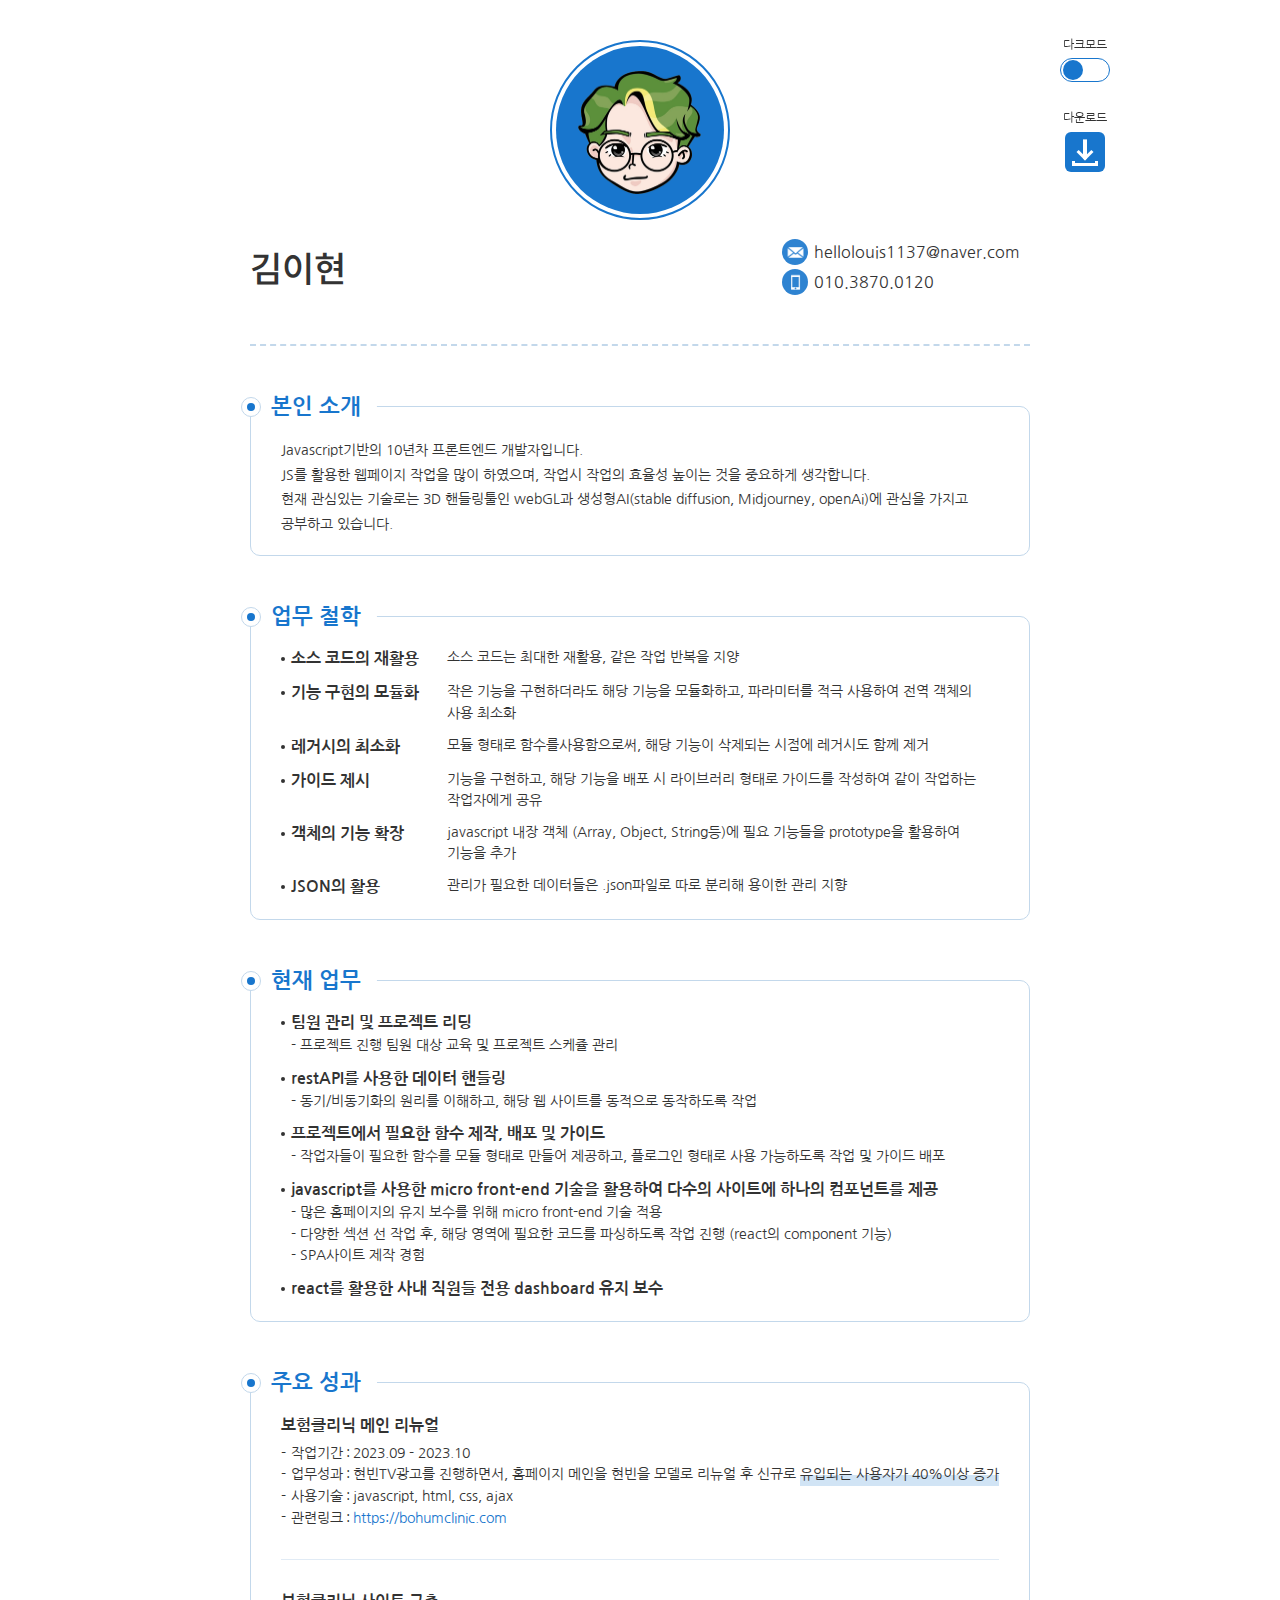
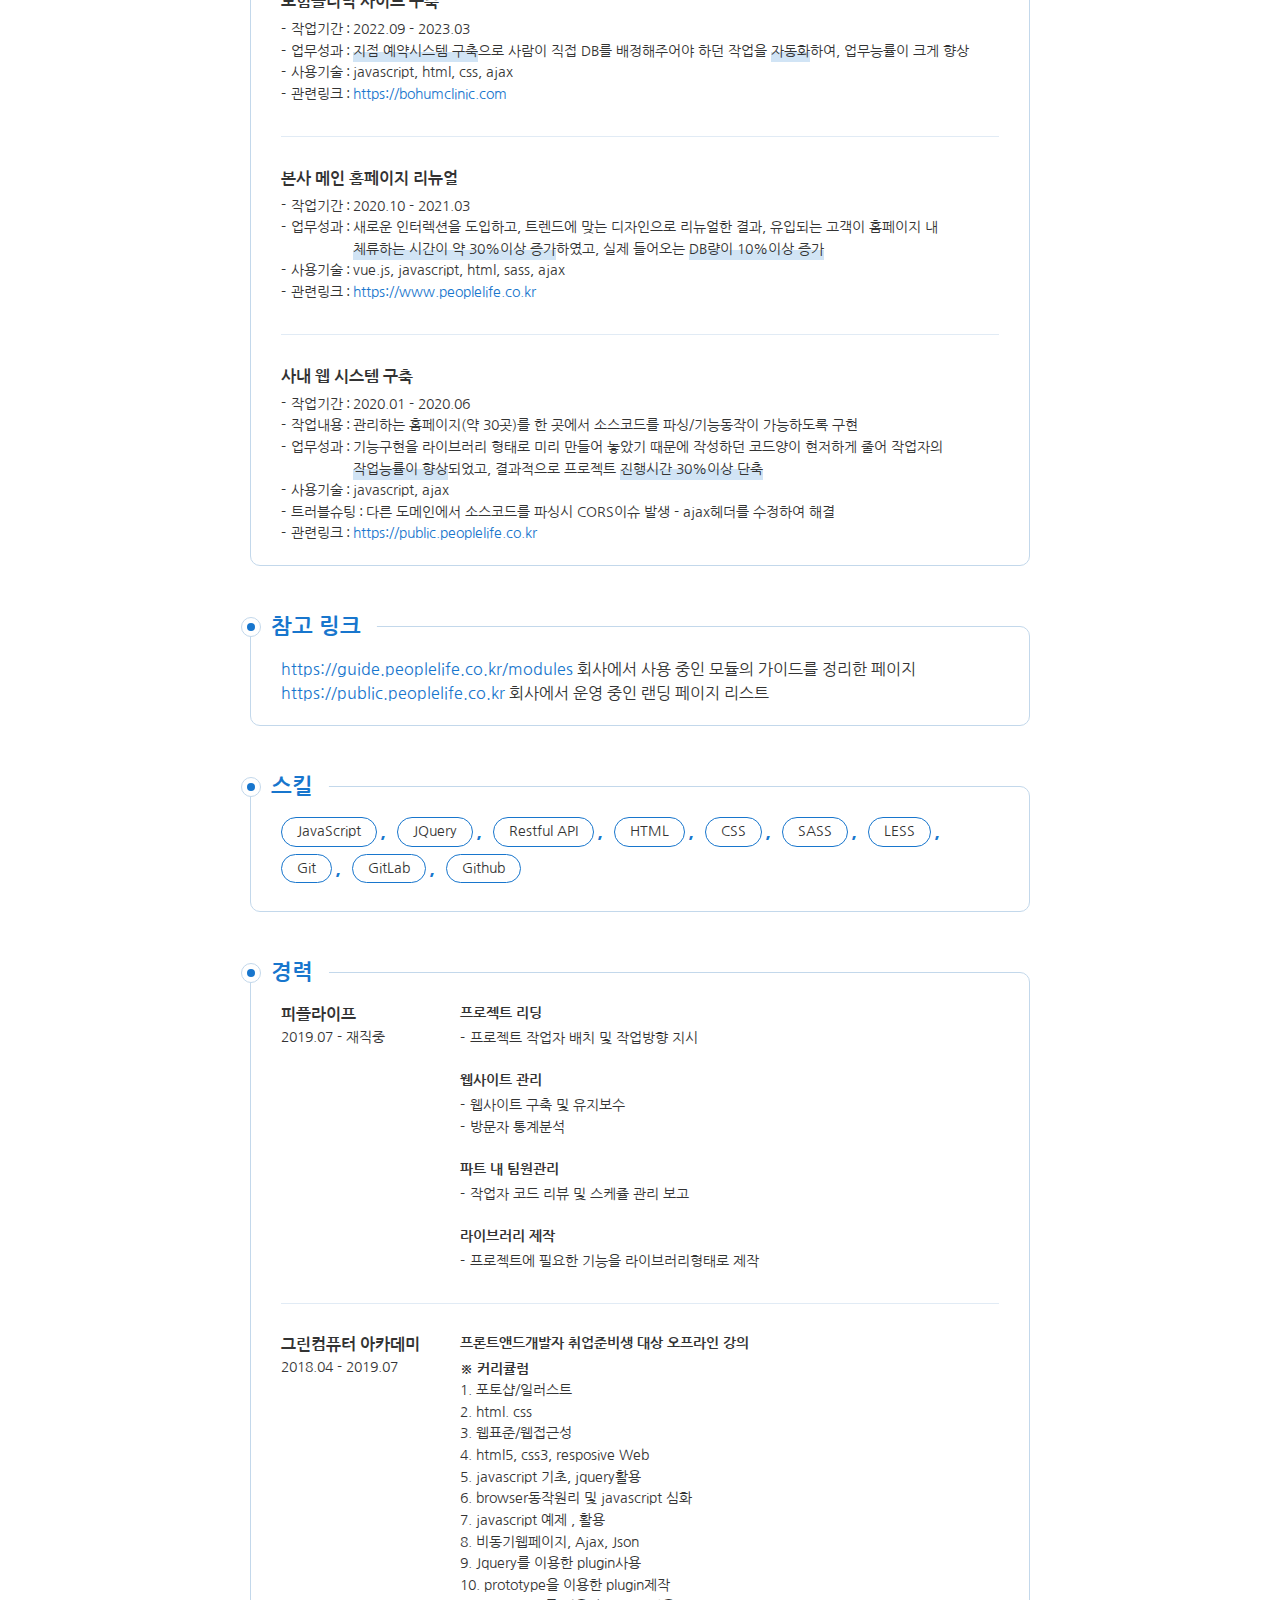
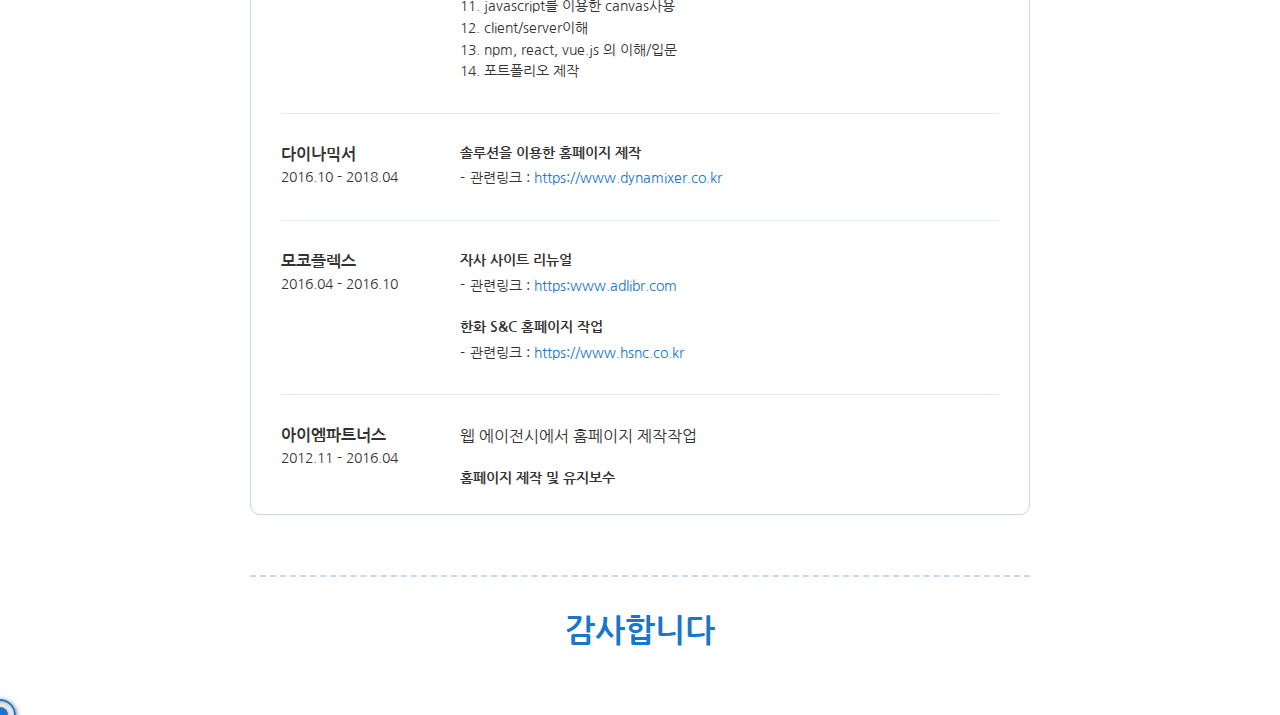
<file: index.html>
<!DOCTYPE html>
<html lang="ko">
<head>
	<meta charset="UTF-8">
	<meta name="viewport" content="width=device-width, initial-scale=1.0, user-scalable=no, viewport-fit=cover">
	<meta http-equiv="X-UA-Compatible" content="ie=edge">
	<meta name="mobile-web-app-capable" content="yes">
	<meta name="apple-mobile-web-app-capable" content="yes">
	<title>hellolouis's resume</title>
	<link rel="preconnect" href="https://fonts.googleapis.com">
	<link rel="preconnect" href="https://fonts.gstatic.com" crossorigin>
	<link href="https://fonts.googleapis.com/css2?family=Nanum+Gothic&display=swap" rel="stylesheet">
	<link href="https://fonts.googleapis.com/css2?family=Black+Han+Sans&family=Noto+Sans+KR:wght@100..900&display=swap" rel="stylesheet">
	<link rel="shortcut icon" href="./img/favicon.png" type="image/x-icon">
	<link rel="stylesheet" href="./css/style.css">
	<script src="./js/script.js"></script>
</head>
<body>
	<div id="wrap" data-device="pc">
		<div class="button_wrap">
			<button type="button" class="toggle"></button>
			<!-- <a href="./intro" class="link">
				<i class="box">
					<i class="line"></i>
					<i class="line"></i>
					<i class="line"></i>
					<i class="line"></i>
					<i class="line"></i>
					<i class="line"></i>
					<i class="line"></i>
				</i>
			</a> -->
			<a target="_blank" href="./data/resume.pdf" class="download" download>
				<i class="arrow"></i>
				<i class="box"></i>
			</a>
		</div>
		<header>
			<div class="profile"></div>
			<div class="inner">
				<h1 class="hidden">경력기술서</h1>
				<div class="contents">
					<h2>김이현</h2>
					<p>
						<em>hellolouis1137@naver.com</em>
						<em>010.3870.0120</em>
					</p>
				</div>
			</div>
		</header>
		<main>
			<div class="inner">
				<article id="intro">
					<h3>본인 소개</h3>
					<div class="contents">
						<em class="small">
							Javascript기반의 10년차 프론트엔드 개발자입니다.<br>
							JS를 활용한 웹페이지 작업을 많이 하였으며, 작업시 작업의 효율성 높이는 것을 중요하게 생각합니다.<br>
							현재 관심있는 기술로는 3D 핸들링툴인 webGL과 생성형AI(stable diffusion, Midjourney, openAi)에 관심을 가지고 공부하고 있습니다.
						</em>
					</div>
				</article>
				<article id="think">
					<h3>업무 철학</h3>
					<div class="contents">
						<ul>
							<li class="sub">
								<strong>소스 코드의 재활용</strong>
								<em class="small">소스 코드는 최대한 재활용, 같은 작업 반복을 지양</em>
							</li>
							<li class="sub">
								<strong>기능 구현의 모듈화</strong>
								<em class="small">작은 기능을 구현하더라도 해당 기능을 모듈화하고, 파라미터를 적극 사용하여 전역 객체의 사용 최소화</em>
							</li>
							<li class="sub">
								<strong>레거시의 최소화</strong>
								<em class="small">모듈 형태로 함수를사용함으로써, 해당 기능이 삭제되는 시점에 레거시도 함께 제거</em>
							</li>
							<li class="sub">
								<strong>가이드 제시</strong>
								<em class="small">기능을 구현하고, 해당 기능을 배포 시 라이브러리 형태로 가이드를 작성하여 같이 작업하는 작업자에게 공유</em>
							</li>
							<li class="sub">
								<strong>객체의 기능 확장</strong>
								<em class="small">javascript 내장 객체 (Array, Object, String등)에 필요 기능들을 prototype을 활용하여 기능을 추가</em>
							</li>
							<li class="sub">
								<strong>JSON의 활용</strong>
								<em class="small">관리가 필요한 데이터들은 .json파일로 따로 분리해 용이한 관리 지향</em>
							</li>
						</ul>
					</div>
				</article>
				<article id="job">
					<h3>현재 업무</h3>
					<div class="contents">
						<ul>
							<li class="sub">
								<strong>팀원 관리 및 프로젝트 리딩</strong>
								<em class="small">- 프로젝트 진행 팀원 대상 교육 및 프로젝트 스케쥴 관리</em>
							</li>
							<li class="sub">
								<strong>restAPI를 사용한 데이터 핸들링</strong>
								<em class="small">- 동기/비동기화의 원리를 이해하고, 해당 웹 사이트를 동적으로 동작하도록 작업</em>
							</li>
							<li class="sub">
								<strong>프로젝트에서 필요한 함수 제작, 배포 및 가이드</strong>
								<em class="small">- 작업자들이 필요한 함수를 모듈 형태로 만들어 제공하고, 플로그인 형태로 사용 가능하도록 작업 및 가이드 배포</em>
							</li>
							<li class="sub">
								<strong>javascript를 사용한 micro front-end 기술을 활용하여 다수의 사이트에 하나의 컴포넌트를 제공</strong>
								<em class="small">
									<span>- 많은 홈페이지의 유지 보수를 위해 micro front-end 기술 적용</span>
									<span>- 다양한 섹션 선 작업 후, 해당 영역에 필요한 코드를 파싱하도록 작업 진행 (react의 component 기능)</span>
									<span>- SPA사이트 제작 경험</span>
								</em>
							</li>
							<li class="sub">
								<strong>react를 활용한 사내 직원들 전용 dashboard 유지 보수</strong>
							</li>
						</ul>
					</div>
				</article>
				<article id="project">
					<h3>주요 성과</h3>
					<div class="contents">
						<ul>
							<li>
								<strong>보험클리닉 메인 리뉴얼</strong>
								<p>
									<em class="small"><span>작업기간</span><span>2023.09 - 2023.10</span></em>
									<em class="small"><span>업무성과</span><span>현빈TV광고를 진행하면서, 홈페이지 메인을 현빈을 모델로 리뉴얼 후 신규로 <mark>유입되는 사용자가 40%이상 증가</mark></span></em>
									<em class="small"><span>사용기술</span><span>javascript, html, css, ajax</span></em>
									<em class="small"><span>관련링크</span><span><a target="_blank" href="https://bohumclinic.com">https://bohumclinic.com</a></span></em>
								</p>
							</li>
							<li>
								<strong>보험클리닉 사이트 구축</strong>
								<p>
									<em class="small"><span>작업기간</span><span>2022.09 - 2023.03</span></em>
									<em class="small"><span>업무성과</span><span><mark>지점 예약시스템 구축</mark>으로 사람이 직접 DB를 배정해주어야 하던 작업을 <mark>자동화</mark>하여, 업무능률이 크게 향상</span></em>
									<em class="small"><span>사용기술</span><span>javascript, html, css, ajax</span></em>
									<em class="small"><span>관련링크</span><span><a target="_blank" href="https://bohumclinic.com">https://bohumclinic.com</a></span></em>
								</p>
							</li>
							<li>
								<strong>본사 메인 홈페이지 리뉴얼</strong>
								<p>
									<em class="small"><span>작업기간</span><span>2020.10 - 2021.03</span></em>
									<em class="small"><span>업무성과</span><span>새로운 인터렉션을 도입하고, 트렌드에 맞는 디자인으로 리뉴얼한 결과, 유입되는 고객이 홈페이지 내 <mark>체류하는 시간이 약 30%이상 증가</mark>하였고, 실제 들어오는 <mark>DB량이 10%이상 증가</mark></span></em>
									<em class="small"><span>사용기술</span><span>vue.js, javascript, html, sass, ajax</span></em>
									<em class="small"><span>관련링크</span><span><a target="_blank" href="https://www.peoplelife.co.kr">https://www.peoplelife.co.kr</a></span></em>
								</p>
							</li>
							<li>
								<strong>사내 웹 시스템 구축</strong>
								<p>
									<em class="small"><span>작업기간</span><span>2020.01 - 2020.06</span></em>
									<em class="small"><span>작업내용</span><span>관리하는 홈페이지(약 30곳)를 한 곳에서 소스코드를 파싱/기능동작이 가능하도록 구현</span></em>
									<em class="small"><span>업무성과</span><span>기능구현을 라이브러리 형태로 미리 만들어 놓았기 때문에 작성하던 코드양이 현저하게 줄어 작업자의 <mark>작업능률이 향상</mark>되었고, 결과적으로 프로젝트 <mark>진행시간 30%이상 단축</mark></span></em>
									<em class="small"><span>사용기술</span><span>javascript, ajax</span></em>
									<em class="small"><span>트러블슈팅</span><span>다른 도메인에서 소스코드를 파싱시 CORS이슈 발생 - ajax헤더를 수정하여 해결</span></em>
									<em class="small"><span>관련링크</span><span><a target="_blank" href="https://public.peoplelife.co.kr">https://public.peoplelife.co.kr</a></span></em>
								</p>
							</li>
						</ul>
					</div>
				</article>
				<article id="links">
					<h3>참고 링크</h3>
					<div class="contents">
						<ol>
							<li>
								<a target="_blank" href="https://guide.peoplelife.co.kr/modules">https://guide.peoplelife.co.kr/modules</a>
								<em>회사에서 사용 중인 모듈의 가이드를 정리한 페이지</em>
							</li>
							<li>
								<a target="_blank" href="https://public.peoplelife.co.kr">https://public.peoplelife.co.kr</a>
								<em>회사에서 운영 중인 랜딩 페이지 리스트</em>
							</li>
						</ol>
					</div>
				</article>
				<article id="skill">
					<h3>스킬</h3>
					<div class="contents">
						<ol>
							<li class="small">JavaScript</li>
							<li class="small">JQuery</li>
							<li class="small">Restful API</li>
							<li class="small">HTML</li>
							<li class="small">CSS</li>
							<li class="small">SASS</li>
							<li class="small">LESS</li>
							<li class="small">Git</li>
							<li class="small">GitLab</li>
							<li class="small">Github</li>
						</ol>
					</div>
				</article>
				<article id="career">
					<h3>경력</h3>
					<div class="contents">
						<ul>
							<li>
								<div class="name">
									<strong>피플라이프</strong>
									<span class="small">2019.07 - 재직중</span>
								</div>
								<div class="contents">
									<dl>
										<dt class="small">프로젝트 리딩</dt>
										<dd>
											<span class="small">프로젝트 작업자 배치 및 작업방향 지시</span>
										</dd>
										<dt class="small">웹사이트 관리</dt>
										<dd>
											<span class="small">웹사이트 구축 및 유지보수</span>
											<span class="small">방문자 통계분석</span>
										</dd>
										<dt class="small">파트 내 팀원관리</dt>
										<dd>
											<span class="small">작업자 코드 리뷰 및 스케쥴 관리 보고</span>
										</dd>
										<dt class="small">라이브러리 제작</dt>
										<dd>
											<span class="small">프로젝트에 필요한 기능을 라이브러리형태로 제작</span>
										</dd>
									</dl>
								</div>
							</li>
							<li>
								<div class="name">
									<strong>그린컴퓨터 아카데미</strong>
									<span class="small">2018.04 - 2019.07</span>
								</div>
								<div class="contents">
									<dl>
										<dt class="small">프론트앤드개발자 취업준비생 대상 오프라인 강의</dt>
										<dd>
											<em class="small"><strong>※ 커리큘럼</strong></em>
											<em class="small">1. 포토샵/일러스트</em>
											<em class="small">2. html. css</em>
											<em class="small">3. 웹표준/웹접근성</em>
											<em class="small">4. html5, css3, resposive Web</em>
											<em class="small">5. javascript 기초, jquery활용</em>
											<em class="small">6. browser동작원리 및 javascript 심화</em>
											<em class="small">7. javascript 예제 , 활용</em>
											<em class="small">8. 비동기웹페이지, Ajax, Json</em>
											<em class="small">9. Jquery를 이용한 plugin사용</em>
											<em class="small">10. prototype을 이용한 plugin제작</em>
											<em class="small">11. javascript를 이용한 canvas사용</em>
											<em class="small">12. client/server이해</em>
											<em class="small">13. npm, react, vue.js 의 이해/입문</em>
											<em class="small">14. 포트폴리오 제작</em>
										</dd>
									</dl>
								</div>
							</li>
							<li>
								<div class="name">
									<strong>다이나믹서</strong>
									<span class="small">2016.10 - 2018.04</span>
								</div>
								<div class="contents">
									<dl>
										<dt class="small">솔루션을 이용한 홈페이지 제작</dt>
										<dd>
											<span class="small">관련링크 : <a target="_blank" href="https://www.dynamixer.co.kr">https://www.dynamixer.co.kr</a></span>
										</dd>
									</dl>
								</div>
							</li>
							<li>
								<div class="name">
									<strong>모코플렉스</strong>
									<span class="small">2016.04 - 2016.10</span>
								</div>
								<div class="contents">
									<dl>
										<dt class="small">자사 사이트 리뉴얼</dt>
										<dd>
											<span class="small">관련링크 : <a target="_blank" href="https:www.adlibr.com">https:www.adlibr.com</a></span>
										</dd>
										<dt class="small">한화 S&C 홈페이지 작업</dt>
										<dd>
											<span class="small">관련링크 : <a target="_blank" href="http://www.hsnc.co.kr">https://www.hsnc.co.kr</a></span>
										</dd>
									</dl>
								</div>
							</li>
							<li>
								<div class="name">
									<strong>아이엠파트너스</strong>
									<span class="small">2012.11 - 2016.04</span>
								</div>
								<div class="contents">
									<p>웹 에이전시에서 홈페이지 제작작업</p>
									<dl>
										<dt class="small">홈페이지 제작 및 유지보수</dt>
									</dl>
								</div>
							</li>
						</ul>
					</div>
				</article>
				<!-- <article id="game">
					<h3>게임경험</h3>
					<div class="contents">
						<ol>
							<li class="hover">
								<strong>PUBG</strong>
								<em class="small">steam: 1,750시간<br>kakao: 1,850시간</em>
							</li>
							<li class="hover">
								<strong>LOL</strong>
								<em class="small">Lv.320</em>
							</li>
							<li class="hover">
								<strong>LOST ARK</strong>
								<em class="small">도화가(Lv1640)<br>바드(Lv1620)<br>아르카나(Lv1620)</em>
							</li>
							<li class="hover">
								<strong>ETC</strong>
								<em class="small">오버워치<br>에이펙스 레전드<br> 서든어택 등등...</em>
							</li>
						</ol>
					</div>
				</article> -->
			</div>
		</main>
		<footer>
			<div class="inner">
				<strong>감사합니다</strong>
			</div>
		</footer>
	</div>
	<div id="cursor1" class="cursor"></div>
	<div id="cursor2" class="cursor"></div>
</body>
</html>
</file>
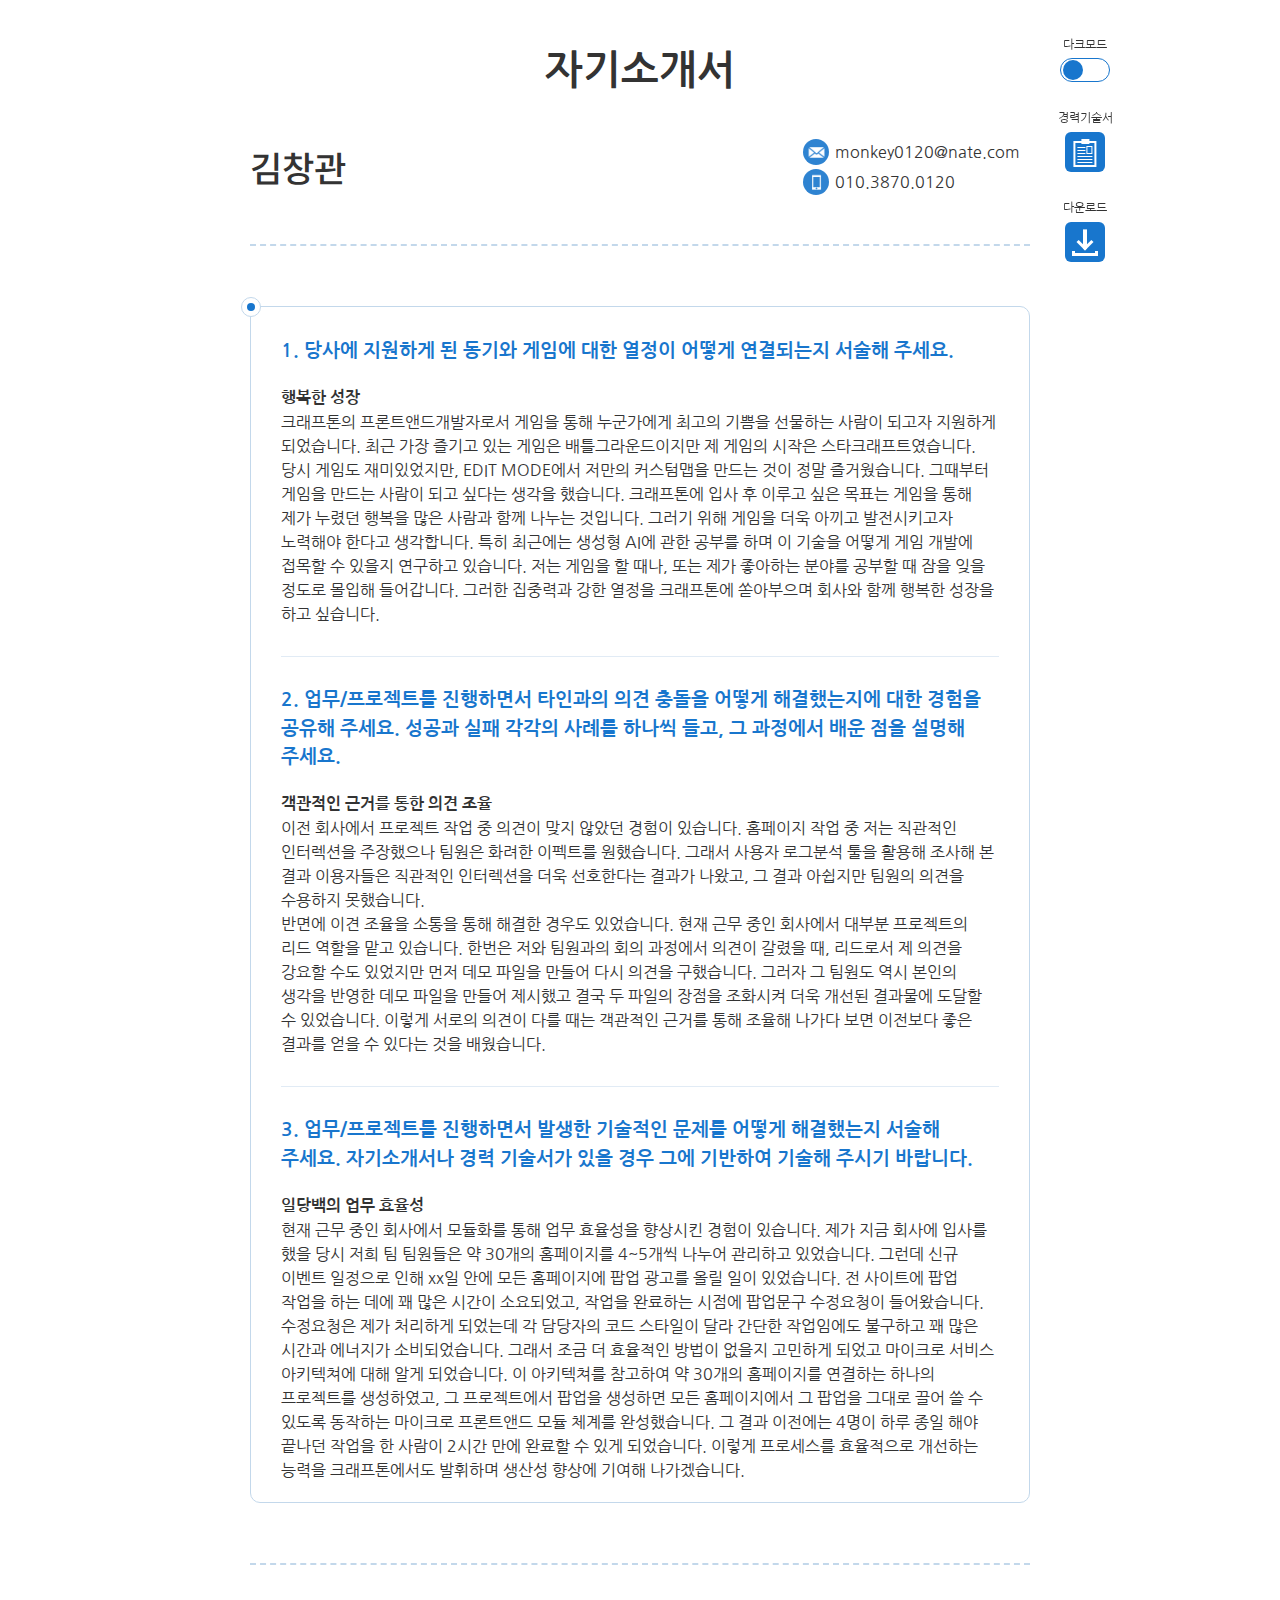
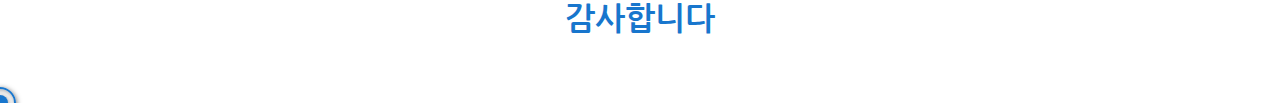
<file: intro/index.html>
<!DOCTYPE html>
<html lang="ko">
<head>
	<meta charset="UTF-8">
	<meta name="viewport" content="width=device-width, initial-scale=1.0, user-scalable=no, viewport-fit=cover">
	<meta http-equiv="X-UA-Compatible" content="ie=edge">
	<meta name="mobile-web-app-capable" content="yes">
	<meta name="apple-mobile-web-app-capable" content="yes">
	<title>hellolouis's resume</title>
	<link rel="preconnect" href="https://fonts.googleapis.com">
	<link rel="preconnect" href="https://fonts.gstatic.com" crossorigin>
	<link href="https://fonts.googleapis.com/css2?family=Nanum+Gothic&display=swap" rel="stylesheet">
	<link href="https://fonts.googleapis.com/css2?family=Black+Han+Sans&family=Noto+Sans+KR:wght@100..900&display=swap" rel="stylesheet">
	<link rel="shortcut icon" href="../img/favicon.png" type="image/x-icon">
	<link rel="stylesheet" href="../css/style.css">
	<script src="../js/script.js"></script>
</head>
<body>
	<div id="wrap" data-device="pc" class="intro">
		<div class="button_wrap">
			<button type="button" class="toggle"></button>
			<a href="../" class="link">
				<i class="box">
					<i class="line"></i>
					<i class="line"></i>
					<i class="line"></i>
					<i class="line"></i>
					<i class="line"></i>
					<i class="line"></i>
					<i class="line"></i>
				</i>
			</a>
			<a target="_blank" href="../data/intro.pdf" class="download" download>
				<i class="arrow"></i>
				<i class="box"></i>
			</a>
		</div>
		<header>
			<h1>자기소개서</h1>
			<div class="inner">
				<div class="contents">
					<h2>김창관</h2>
					<p>
						<em>monkey0120@nate.com</em>
						<em>010.3870.0120</em>
					</p>
				</div>
			</div>
		</header>
		<main>
			<div class="inner">
				<article id="intro">
					<div class="contents">
						<ul>
							<li>
								<h4>1. 당사에 지원하게 된 동기와 게임에 대한 열정이 어떻게 연결되는지 서술해 주세요.</h4>
								<strong>행복한 성장</strong>
								<p>
									크래프톤의 프론트앤드개발자로서 게임을 통해 누군가에게 최고의 기쁨을 선물하는 사람이 되고자 지원하게 되었습니다. 최근 가장 즐기고 있는 게임은 배틀그라운드이지만 제 게임의 시작은 스타크래프트였습니다. 당시 게임도 재미있었지만, EDIT MODE에서 저만의 커스텀맵을 만드는 것이 정말 즐거웠습니다. 그때부터 게임을 만드는 사람이 되고 싶다는 생각을 했습니다. 크래프톤에 입사 후 이루고 싶은 목표는 게임을 통해 제가 누렸던 행복을 많은 사람과 함께 나누는 것입니다. 그러기 위해 게임을 더욱 아끼고 발전시키고자 노력해야 한다고 생각합니다. 특히 최근에는 생성형 AI에 관한 공부를 하며 이 기술을 어떻게 게임 개발에 접목할 수 있을지 연구하고 있습니다. 저는 게임을 할 때나, 또는 제가 좋아하는 분야를 공부할 때 잠을 잊을 정도로 몰입해 들어갑니다. 그러한 집중력과 강한 열정을 크래프톤에 쏟아부으며 회사와 함께 행복한 성장을 하고 싶습니다.
								</p>
							</li>
							<li>
								<h4>2. 업무/프로젝트를 진행하면서 타인과의 의견 충돌을 어떻게 해결했는지에 대한 경험을 공유해 주세요. 성공과 실패 각각의 사례를 하나씩 들고, 그 과정에서 배운 점을 설명해 주세요.</h4>
								<strong>객관적인 근거를 통한 의견 조율</strong>
								<p>
									이전 회사에서 프로젝트 작업 중 의견이 맞지 않았던 경험이 있습니다. 홈페이지 작업 중 저는 직관적인 인터렉션을 주장했으나 팀원은 화려한 이펙트를 원했습니다. 그래서 사용자 로그분석 툴을 활용해 조사해 본 결과 이용자들은 직관적인 인터렉션을 더욱 선호한다는 결과가 나왔고, 그 결과 아쉽지만 팀원의 의견을 수용하지 못했습니다.<br>반면에 이견 조율을 소통을 통해 해결한 경우도 있었습니다. 현재 근무 중인 회사에서 대부분 프로젝트의 리드 역할을 맡고 있습니다. 한번은 저와 팀원과의 회의 과정에서 의견이 갈렸을 때, 리드로서 제 의견을 강요할 수도 있었지만 먼저 데모 파일을 만들어 다시 의견을 구했습니다. 그러자 그 팀원도 역시 본인의 생각을 반영한 데모 파일을 만들어 제시했고 결국 두 파일의 장점을 조화시켜 더욱 개선된 결과물에 도달할 수 있었습니다. 이렇게 서로의 의견이 다를 때는 객관적인 근거를 통해 조율해 나가다 보면 이전보다 좋은 결과를 얻을 수 있다는 것을 배웠습니다.
								</p>
							</li>
							<li>
								<h4>3. 업무/프로젝트를 진행하면서 발생한 기술적인 문제를 어떻게 해결했는지 서술해 주세요. 자기소개서나 경력 기술서가 있을 경우 그에 기반하여 기술해 주시기 바랍니다.</h4>
								<strong>일당백의 업무 효율성</strong>
								<p>
									현재 근무 중인 회사에서 모듈화를 통해 업무 효율성을 향상시킨 경험이 있습니다. 제가 지금 회사에 입사를 했을 당시 저희 팀 팀원들은 약 30개의 홈페이지를 4~5개씩 나누어 관리하고 있었습니다. 그런데 신규 이벤트 일정으로 인해 xx일 안에 모든 홈페이지에 팝업 광고를 올릴 일이 있었습니다. 전 사이트에 팝업 작업을 하는 데에 꽤 많은 시간이 소요되었고, 작업을 완료하는 시점에 팝업문구 수정요청이 들어왔습니다. 수정요청은 제가 처리하게 되었는데 각 담당자의 코드 스타일이 달라 간단한 작업임에도 불구하고 꽤 많은 시간과 에너지가 소비되었습니다. 그래서 조금 더 효율적인 방법이 없을지 고민하게 되었고 마이크로 서비스 아키텍쳐에 대해 알게 되었습니다. 이 아키텍쳐를 참고하여 약 30개의 홈페이지를 연결하는 하나의 프로젝트를 생성하였고, 그 프로젝트에서 팝업을 생성하면 모든 홈페이지에서 그 팝업을 그대로 끌어 쓸 수 있도록 동작하는 마이크로 프론트앤드 모듈 체계를 완성했습니다. 그 결과 이전에는 4명이 하루 종일 해야 끝나던 작업을 한 사람이 2시간 만에 완료할 수 있게 되었습니다. 이렇게 프로세스를 효율적으로 개선하는 능력을 크래프톤에서도 발휘하며 생산성 향상에 기여해 나가겠습니다. 
								</p>
							</li>
						</ul>
					</div>
				</article>
			</div>
		</main>
		<footer>
			<div class="inner">
				<strong>감사합니다</strong>
			</div>
		</footer>
	</div>
	<div id="cursor1" class="cursor"></div>
	<div id="cursor2" class="cursor"></div>
</body>
</html>
</file>
<file: css/style.css>
@charset "utf-8";

* {--mainColor: #1876cd; --bgColor: #c3d8eb; --hoverColor:#fbfdff; --txtColor: #333; --selectionTxtColor: #fff; --docBgColor: #fff; cursor: none !important;}
.dark,
.dark * {--mainColor: #cda618; --bgColor: #ebe2c3; --hoverColor:#161616; --txtColor: #bbb; --selectionTxtColor: #161616; --docBgColor: #070d12;}
.hover {transition: transform 0.2s;}
.hover:hover {transform: scale(1.05);}
::selection {color: var(--selectionTxtColor); background-color: var(--mainColor);}

body {background-color: var(--docBgColor); transition: background-color 0.4s;}

/* RESET */
*,::before,::after {margin: 0; padding: 0; border: 0 solid transparent; outline: 0 solid transparent; box-shadow: 0 0 0 transparent; font-family: inherit; text-shadow: inherit; box-sizing: border-box; background: transparent none center center no-repeat;}
h1,h2,h3,h4,h5,h6 {font-size: inherit; font-weight: inherit;}
i,em,address {font-style: inherit;}
u,s,ins,del {text-decoration: none;}
input[type=text]::-ms-clear{display: none;}
ol,ul {list-style: none;}
input, select, textarea, mark {color: inherit; font: inherit;}
label,button,a {color: inherit; font: inherit; cursor: pointer; text-decoration: inherit;}
table {table-layout: fixed; border-collapse: collapse;}
select::-ms-expand {display:none}
input, select, button, textarea {-webkit-appearance: none; -moz-appearance: none; appearance: none;}
[type=checkbox],[type=radio] {display: none;}
img:only-child {margin: auto; display: block; max-width: 100%;}
fieldset {min-width: 0; max-width: 100%;}
:focus {outline: 0;}
textarea {resize: none;}
a {color: var(--mainColor);}
a:hover {color: #f00;}
mark {display: inline-block; position: relative; z-index: 1;}
mark::before {content: ""; position: absolute; top: 50%; bottom: 0%; left: 0; right: 0; z-index: -1; background-color: var(--mainColor);}
mark::before {opacity: 0.2;}
.dark mark::before {opacity: 0.4;}

/* CLASS */
.hidden {display: none !important;}
.tit {position: relative; padding-left: 20px;}
.tit::before {content: ""; position: absolute; top: 50%; left: 0; transform: translateY(-50%); width: 10px; height: 10px; background-color: var(--mainColor);}
.sub {position: relative; padding-left: 10px;}
.sub::before {content: ""; position: absolute; top: 0.75em; left: 0; transform: translateY(-50%); width: 4px; height: 4px; background-color: var(--txtColor); border-radius: 50%;}
.small {font-size: 0.9em;}

html,body {width:100%; height:100%;}
#wrap {position: relative; margin: auto; padding: 40px 0.6em 30px; max-width: 800px; color: var(--txtColor); font-family: "Nanum Gothic", sans-serif; font-size: 16px; line-height: 1.5; word-break: keep-all;}
#wrap[data-device="mo"] {padding-top: 2em; padding-bottom: 5em;}
#wrap .button_wrap {display: flex; flex-wrap: wrap; padding-top: 1.1em; justify-content: center; position: fixed; z-index: 2; width: 50px; background-color: var(--docBgColor); border-radius: 3px; transition: background-color 0.4s;}
#wrap .button_wrap .toggle {position: relative; width: 50px; height: 24px; border-radius: 20px; border: 1px solid var(--mainColor); background-color: var(--docBgColor);}
#wrap[data-device="pc"] .button_wrap {top: 40px; left: 50%; margin-left: 420px;}
#wrap[data-device="mo"] .button_wrap {display: flex; justify-content: space-around; align-items: center; padding: 2em 0 0.6em; left: 0; right: 0; bottom: 0; width: 100%; border-top: 1px solid var(--mainColor); border-radius: 0; box-shadow: 0 0 1em rgba(0,0,0,0.4);}
#wrap .toggle::before {content: "다크모드"; position: absolute; bottom: 100%; left: 50%; transform: translateX(-50%); margin-bottom: 5px; color: var(--txtColor); font-size: 0.75em; white-space: nowrap;}
#wrap .toggle::after {content: ""; position: absolute; top: 50%; left: 2px; transform: translateY(-50%); width: 20px; height: 20px; border-radius: 50%; background-color: var(--mainColor);  transition: left 0.4s;}
.dark #wrap .toggle::after {left: calc(100% - 21px);}
#wrap .button_wrap .download {position: relative; margin-top: 50px; width: 40px; height: 40px; border-radius: 6px;background-color: var(--mainColor);}
#wrap[data-device="mo"] .button_wrap .download {margin-top: 0;}
#wrap[data-device="pc"] .button_wrap .download:hover,
#wrap[data-device="mo"] .button_wrap .download:active {background-color: #f00;}
#wrap .download::before {content: "다운로드"; position: absolute; bottom: 100%; left: 50%; transform: translateX(-50%); margin-bottom: 5px; color: var(--txtColor); font-size: 0.75em; white-space: nowrap;}
#wrap .download .arrow {position: absolute; top: 50%; left: 50%; transform: translate(-50%, -50%);}
#wrap .download .arrow::before {content: ""; position: absolute; top: 0; left: 0; transform: translate(-50%, -70%); width: 4px; height: 18px; background-color: var(--docBgColor);}
#wrap .download .arrow::after {content: ""; position: absolute; top: 0; left: 0; transform: translate(-50%, -50%) rotate(45deg); width: 12px; height: 12px; border-bottom: 3px solid var(--docBgColor); border-right: 3px solid var(--docBgColor);}
#wrap .download .box {position: absolute; bottom: 14%; left: 50%; transform: translateX(-50%); width: 26px; height: 5px; border: 3px solid var(--docBgColor); border-top: 0;}
#wrap .button_wrap .link {position: relative; margin-top: 50px; width: 40px; height: 40px; border-radius: 6px;background-color: var(--mainColor);}
#wrap[data-device="mo"] .button_wrap .link {margin-top: 0;}
#wrap[data-device="pc"] .button_wrap .link:hover,
#wrap[data-device="mo"] .button_wrap .link:active {background-color: #f00;}
#wrap .link::before {content: "자기소개서"; position: absolute; bottom: 100%; left: 50%; transform: translateX(-50%); margin-bottom: 5px; color: var(--txtColor); font-size: 0.75em; text-align: center; white-space: pre;}
#wrap.intro  .link::before {content: "경력기술서";}
#wrap .link .box {position: absolute; top: 55%; left: 50%; transform: translate(-50%, -50%); padding: 11px 2px 0; width: 58%; height: 65%; border: 2px solid var(--docBgColor);}
#wrap .link .box::before {content: ""; position: absolute; bottom: 100%; left: 50%; transform: translateX(-50%); margin-bottom: -1px; width: 8px; height: 5px; background-color: var(--docBgColor);}
#wrap .link .box .line {display: block;}
#wrap .link .box .line:nth-child(1) {position: absolute; top: 3px; right: 2px; width: 6px; height: 8px; border: 1px solid var(--docBgColor);}
#wrap .link .box .line:nth-child(2) {position: absolute; top: 2px; left: 2px; width: 40%;}
#wrap .link .box .line:nth-child(3) {position: absolute; top: 5px; left: 2px; width: 40%;}
#wrap .link .box .line:nth-child(4) {position: absolute; top: 8px; left: 2px; width: 40%;}
#wrap .link .box .line+.line {margin: auto; margin-top: 2px; height: 1px; background-color: var(--docBgColor);}

.inner {position: relative; margin: auto; height: 100%;}

header {position: relative; padding-top: 190px;}
header h1 {margin-bottom: 30px; align-items: center; font-size: 2.5em; font-weight: 700; text-align: center;}
.intro header {padding-top: 0;}
header .profile {position: absolute; top: 0; left: 50%; transform: translateX(-50%); padding: 4px; width: 180px; height: 180px; background-color: var(--mainColor); background-image: url(../img/profile.png); background-size: 70% 70%; background-position: 50% 55%; background-clip: content-box; border-radius: 50%; border: 2px solid var(--mainColor);}
header .inner {padding-bottom: 40px; border-bottom: 2px dashed var(--bgColor);}
header .contents {position: relative; display: flex; align-items: center; justify-content: space-between;}
header .contents h2 {font-family: "Noto Sans KR", sans-serif; font-size: 2.2em; font-weight: 500;}
header .contents p {padding: 10px;}
header .contents p em {display: block; position: relative;}
header .contents p em::before {content: ""; position: absolute; top: 50%; right: 100%; transform: translateY(-50%); margin-right: 6px; width: 26px; height: 26px; background-color: var(--mainColor); border-radius: 50%; background-position: 48% 53%; background-size: 80%; opacity: 0.9;}
header .contents p em:nth-child(1)::before {background-image: url(../img/ico_mail.png);}
header .contents p em:nth-child(2)::before {background-image: url(../img/ico_phone.png);}
header .contents p em+em {margin-top: 6px;}

main {}
main article {position: relative; margin: 60px 0; padding: 30px 30px 20px; border: 1px solid var(--bgColor); border-radius: 10px;}
main article:hover {background-color: var(--hoverColor);}
main article h3 {position: absolute; top: 0; left: 0; transform: translateY(-50%); padding: 0 16px 0 20px; color: var(--mainColor); font-size: 1.4em; font-weight: 700; background-color: var(--docBgColor); border-radius: 100px; transition: background-color 0.4s;}
main article::before {content: ""; position: absolute; z-index: 1; top: 0%; left: 0; transform: translate(-50%, -50%); width: 20px; height: 20px; border: 1px solid var(--bgColor); background-color: var(--docBgColor); border-radius: 50%; transition: background-color 0.4s;}
main article::after {content: ""; position: absolute; z-index: 2; top: 0%; left: 0; transform: translate(-50%, -50%); width: 8px; height: 8px; background-color: var(--mainColor); border-radius: 50%; transition: background-color 0.4s;}

#think .contents ul {}
#think .contents ul li {display: flex; align-items: flex-start; justify-content: space-between;}
#think .contents ul li+li {margin-top: 10px;}
#think .contents ul li strong {width: 20%; color: var(--txtColor); font-weight: 700;}
#think .contents ul li em {width: 78%;}
#think .contents ul li em span {display: block;}

#job .contents ul {}
#job .contents ul li {}
#job .contents ul li+li {margin-top: 10px;}
#job .contents ul li strong {display: block; color: var(--txtColor); font-weight: 700;}
#job .contents ul li em {display: block;}
#job .contents ul li em span {display: block;}

#skill {}
#skill ol {display: flex; flex-wrap: wrap; margin-left: -20px;}
#skill ol li {position: relative; margin-bottom: 0.5em; margin-left: 20px; padding: 3px 15px; background-color: var(--docBgColor); border: 1px solid var(--mainColor); border-radius: 100px; transition: background-color 0.4s;}
#skill ol li::after {content: ","; position: absolute; bottom: 0; left: 100%; margin-left: 0.2em; color: var(--mainColor); font-size: 1.4em; font-weight: 700;}
#skill ol li:last-child::after {content: none;}

#project {}
#project .contents {}
#project .contents ul {}
#project .contents ul li {position: relative; align-items: flex-start; justify-content: space-between;}
#project .contents ul li+li {margin-top: 60px;}
#project .contents ul li+li::before {content: ""; position: absolute; top: -30px; left: 0; right: 0; height: 1px; background-color: var(--bgColor); opacity: 0.5;}
#project .contents ul li strong {}
#project .contents ul li p {padding-top: 5px;}
#project .contents ul li p em {display: flex; padding-left: 10px; position: relative;}
#project .contents ul li p em::before {content: "-"; position: absolute; top: 0.75em; left: 0; transform: translateY(-50%);}
#project .contents ul li p em span {position: relative;}
#project .contents ul li p em span+span {margin-left: 10px;}
#project .contents ul li p em span+span::before {content: ":"; position: absolute; top: 0; left: -7px;}

#career {}
#career .contents {}
#career .contents ul {}
#career .contents ul li {display: flex; position: relative; align-items: flex-start; justify-content: space-between;}
#career .contents ul li+li {margin-top: 60px;}
#career .contents ul li+li::before {content: ""; position: absolute; top: -30px; left: 0; right: 0; height: 1px; background-color: var(--bgColor); opacity: 0.5;}
#career .contents ul li .name {width: 22%;}
#career .contents ul li .name strong {display: block; word-break: break-all;}
#career .contents ul li .name span {display: block;}
#career .contents ul li .contents {width: 75%;}
#career .contents ul li .contents dl {margin: 0;}
#career .contents ul li .contents p+dl {margin-top: 20px;}
#career .contents ul li .contents dl dt {margin-bottom: 4px; font-weight: 700;}
#career .contents ul li .contents dl dd+dt {margin-top: 20px; }
#career .contents ul li .contents dl dd {}
#career .contents ul li .contents dl dd em {display: block;}
#career .contents ul li .contents dl dd span {display: block; padding-left: 10px; position: relative;}
#career .contents ul li .contents dl dd span::before {content: "-"; position: absolute; top: 0.75em; left: 0; transform: translateY(-50%);}

#game {}
#game ol {display: flex; align-items: flex-start; justify-content: space-around;}
#game ol li {position: relative; padding-top: 5.5em; width: 120px; max-width: 20%; text-align: center;}
#wrap[data-device="mo"] #game ol li {padding-top: 3em;}
#game ol li::before {content: ""; position: absolute; top: 0; left: 50%; transform: translateX(-50%); padding-top: 65%; width: 65%; background-color: #ddd; background-size: cover; border-radius: 50%; border: 1px solid var(--mainColor);}
#game ol li:nth-child(1):before {background-image: url(../img/game_pubg.png);}
#game ol li:nth-child(2):before {background-image: url(../img/game_lol.png);}
#game ol li:nth-child(3):before {background-image: url(../img/game_lostark.png);}
#game ol li:nth-child(4):before {background-image: url(../img/game_etc.png);}
#game ol li em {display: block;}

#intro {}
#intro h4 {color: var(--mainColor); font-size: 1.2em; font-weight: 700;}
#intro strong {display: block; margin-top: 20px;}
#intro .contents ul li {position: relative; align-items: flex-start; justify-content: space-between;}
#intro .contents ul li+li {margin-top: 60px;}
#intro .contents ul li+li::before {content: ""; position: absolute; top: -30px; left: 0; right: 0; height: 1px; background-color: var(--bgColor); opacity: 0.5;}

footer {}
footer .inner {border-top: 2px dashed var(--bgColor);}
footer strong {display: block; padding: 30px 0; text-align: center; color: var(--mainColor); font-size: 2em;}

:hover .cursor {display: block !important;}
[data-device="mo"] ~ .cursor {display: none !important;}
#cursor1 {display: none; position: fixed; z-index: 4; transform: translate(-50%, -50%); width: 16px; height: 16px; border-radius: 50%; background-color: var(--mainColor); box-shadow: 1px 1px 5px rgba(0,0,0,0.4); pointer-events: none;}
#cursor2 {display: none; position: fixed; z-index: 3; transform: translate(-50%, -50%); width: 32px; height: 32px; border-radius: 50%; border: 2px solid var(--mainColor); box-shadow: inset 1px 1px 5px rgba(0,0,0,0.4), 1px 1px 5px rgba(0,0,0,0.5); pointer-events: none; transition: width 0.3s, height 0.3s;}

:active #cursor2 {width: 16px; height: 16px;}
</file>
